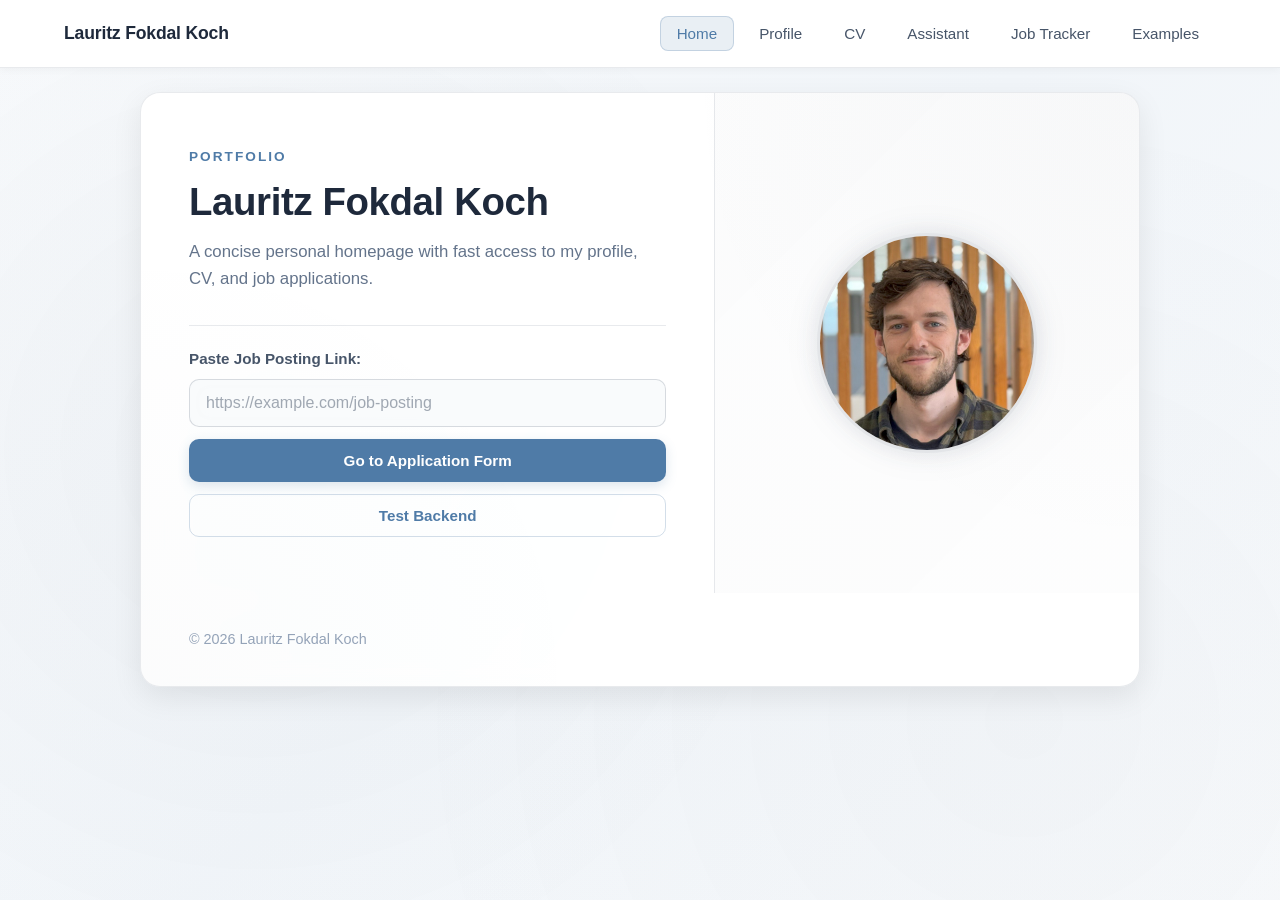
<file: index.html>
<!DOCTYPE html>
<html lang="en">
<head>
    <meta charset="UTF-8">
    <meta name="viewport" content="width=device-width, initial-scale=1.0">
    <title>Lauritz Fokdal Koch</title>
    <link rel="stylesheet" href="assets/css/index.css">
</head>
<body>
    <article class="hero">
        <div class="hero-content">
            <header>
                <p class="eyebrow">Portfolio</p>
                <h1>Lauritz Fokdal Koch</h1>
                <p class="subtitle">A concise personal homepage with fast access to my profile, CV, and job applications.</p>
            </header>

            <div class="job-input">
                <label for="job-link">Paste Job Posting Link:</label>
                <input type="url" id="job-link" name="job-link" placeholder="https://example.com/job-posting">
                <button id="process-btn" class="button primary" type="button">Go to Application Form</button>
                <button id="test-btn" class="button tertiary" type="button">Test Backend</button>
            </div>
        </div>
        <div class="hero-visual">
            <div class="avatar-frame">
                <img src="assets/images/portrait.jpg" alt="Lauritz Fokdal Koch portrait">
            </div>
        </div>
        <footer>
            <p>&copy; 2026 Lauritz Fokdal Koch</p>
        </footer>
    </article>
    <script src="assets/js/header.js"></script>
    <script src="assets/js/index.js"></script>
</body>
</html>
</file>
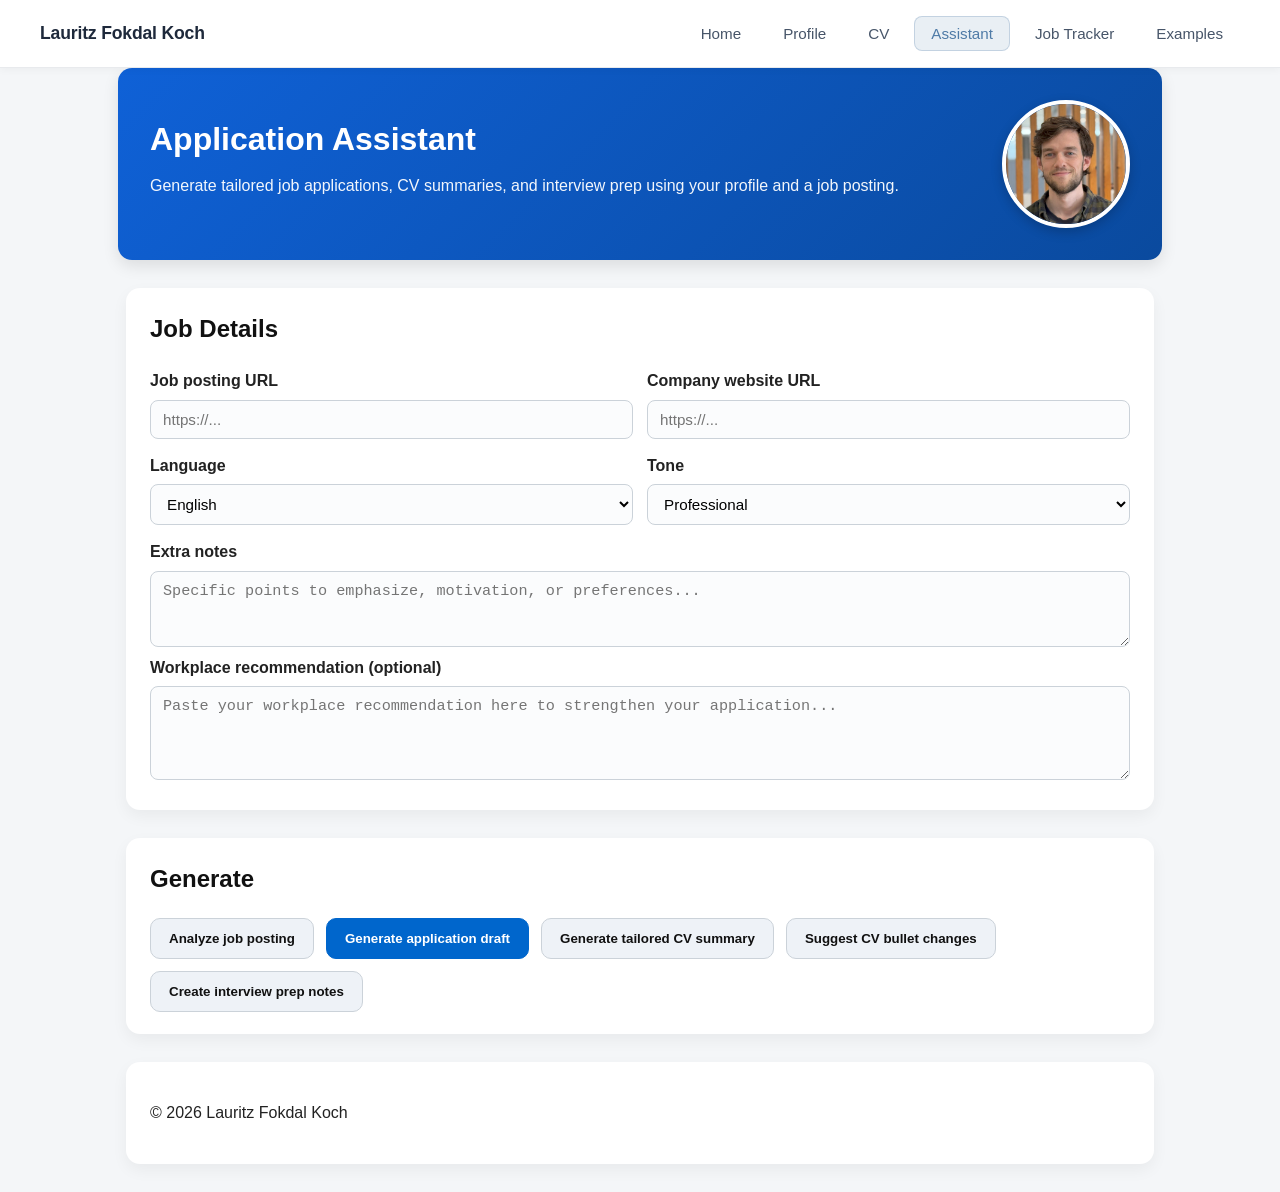
<file: application-assistant.html>
<!DOCTYPE html>
<html lang="en">
<head>
    <meta charset="UTF-8">
    <meta name="viewport" content="width=device-width, initial-scale=1.0">
    <title>Application Assistant - Lauritz Fokdal Koch</title>
    <link rel="stylesheet" href="assets/css/application-assistant.css">
</head>
<body>
    <header>
        <div class="header-content">
            <div class="header-text">
                <h1>Application Assistant</h1>
                <p>Generate tailored job applications, CV summaries, and interview prep using your profile and a job posting.</p>

            </div>
            <div class="header-image">
                <img src="assets/images/portrait.jpg" alt="Lauritz Fokdal Koch">
            </div>
        </div>
    </header>

    <section>
        <h2>Job Details</h2>
        <div class="grid-2">
            <div>
                <label for="job-link">Job posting URL</label>
                <input type="url" id="job-link" placeholder="https://...">
            </div>
            <div>
                <label for="company-link">Company website URL</label>
                <input type="url" id="company-link" placeholder="https://...">
            </div>
        </div>
        <div class="grid-2">
            <div>
                <label for="language">Language</label>
                <select id="language">
                    <option value="English">English</option>
                    <option value="Danish">Danish</option>
                </select>
            </div>
            <div>
                <label for="tone">Tone</label>
                <select id="tone">
                    <option value="professional">Professional</option>
                    <option value="concise">Concise</option>
                    <option value="formal">Formal</option>
                    <option value="warm">Warm</option>
                    <option value="confident">Confident</option>
                </select>
            </div>
        </div>
        <div>
            <label for="notes">Extra notes</label>
            <textarea id="notes" rows="3" placeholder="Specific points to emphasize, motivation, or preferences..."></textarea>
        </div>
        <div>
            <label for="recommendation">Workplace recommendation (optional)</label>
            <textarea id="recommendation" rows="4" placeholder="Paste your workplace recommendation here to strengthen your application..."></textarea>
        </div>
    </section>

    <section>
        <h2>Generate</h2>
        <div class="action-buttons">
            <button type="button" class="action-btn" data-action="analyze">Analyze job posting</button>
            <button type="button" class="action-btn primary" data-action="application">Generate application draft</button>
            <button type="button" class="action-btn" data-action="cv-summary">Generate tailored CV summary</button>
            <button type="button" class="action-btn" data-action="cv-bullets">Suggest CV bullet changes</button>
            <button type="button" class="action-btn" data-action="interview-prep">Create interview prep notes</button>
        </div>
        <div id="action-status" class="notice is-hidden"></div>
    </section>

    <section id="output-section" class="is-hidden">
        <div class="output-header">
            <h2 id="output-label">Output</h2>
            <div class="output-actions">
                <button type="button" class="small-btn" id="btn-copy">Copy to clipboard</button>
                <button type="button" class="small-btn" id="btn-save">Save to job tracker</button>
            </div>
        </div>
        <textarea id="output-text" rows="24"></textarea>
        <div id="output-meta" class="is-hidden">
            <div id="matched-skills" class="is-hidden">
                <strong>Matched skills</strong>
                <ul id="matched-skills-list"></ul>
            </div>
            <div id="potential-gaps" class="is-hidden">
                <strong>Potential gaps</strong>
                <ul id="potential-gaps-list"></ul>
            </div>
        </div>
    </section>

    <footer>
        <p>&copy; 2026 Lauritz Fokdal Koch</p>
    </footer>

    <script src="assets/js/header.js"></script>
    <script src="assets/js/application-assistant.js"></script>
</body>
</html>
</file>
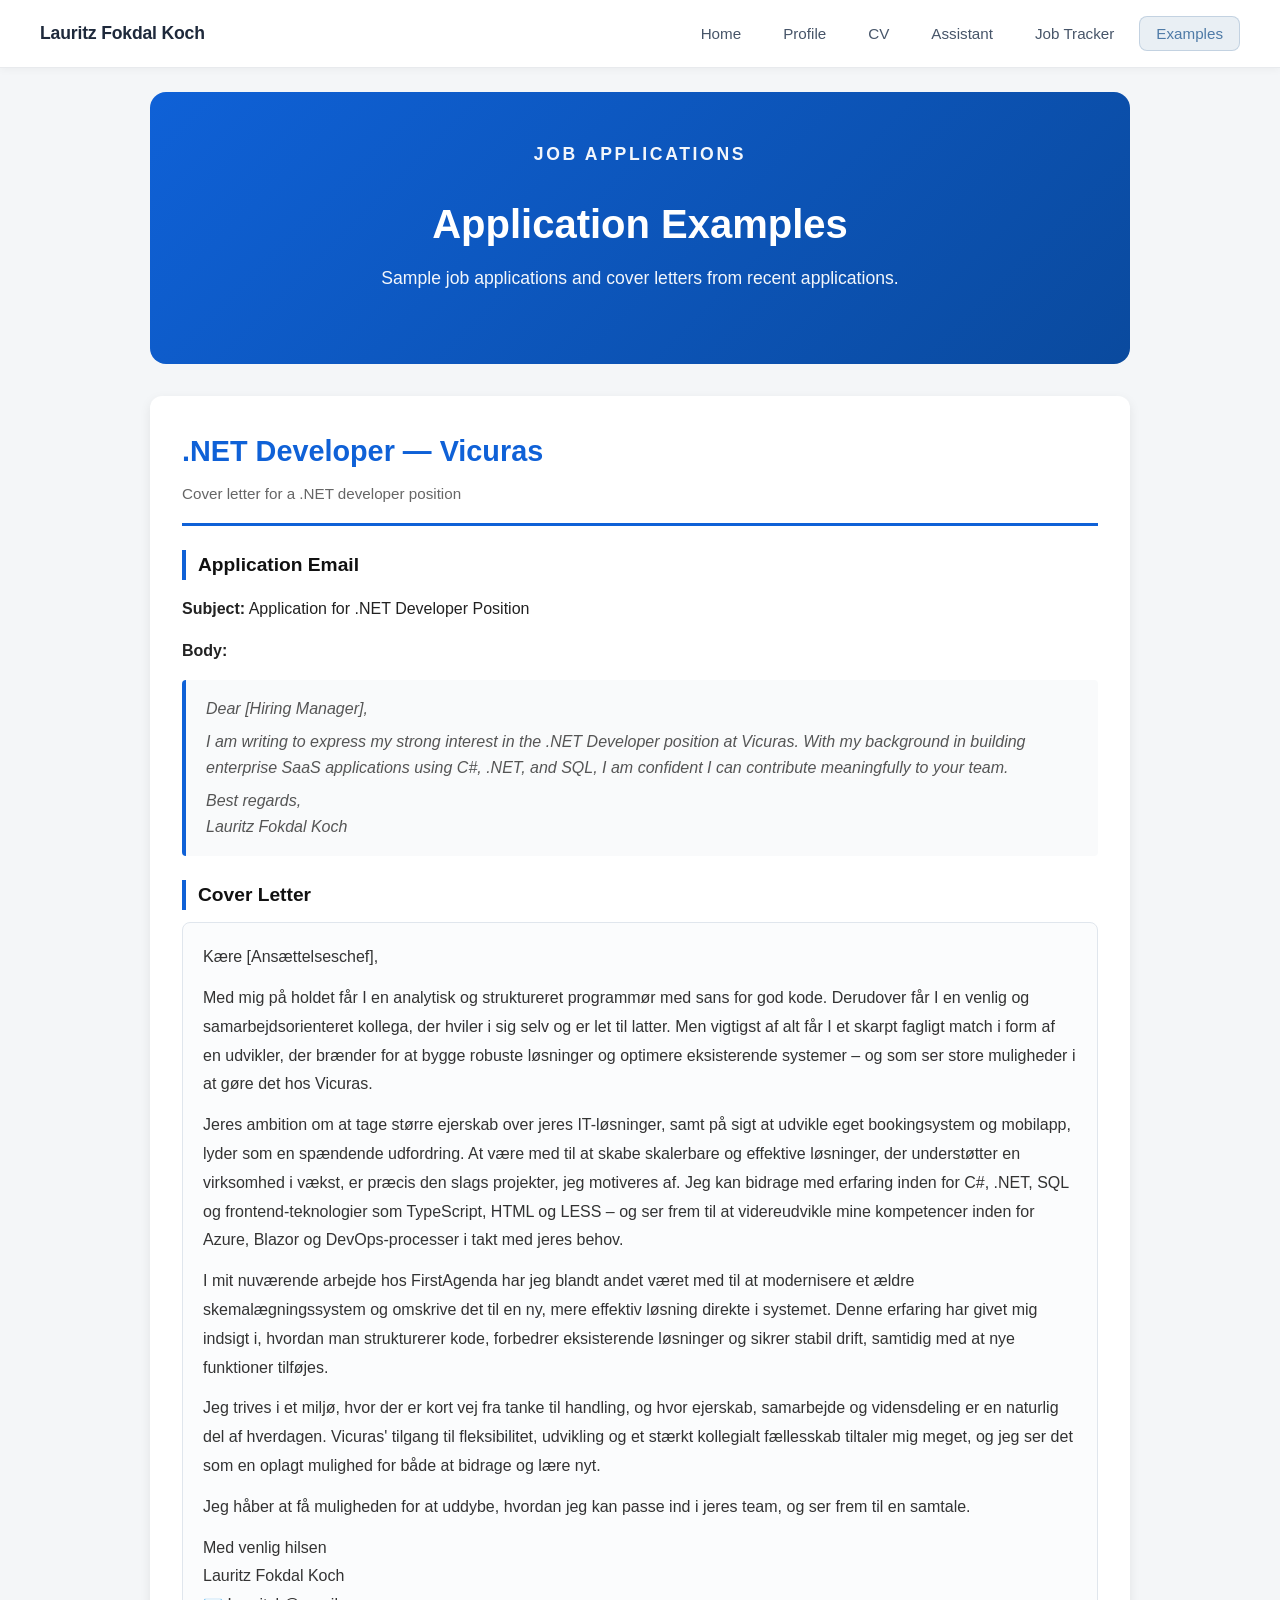
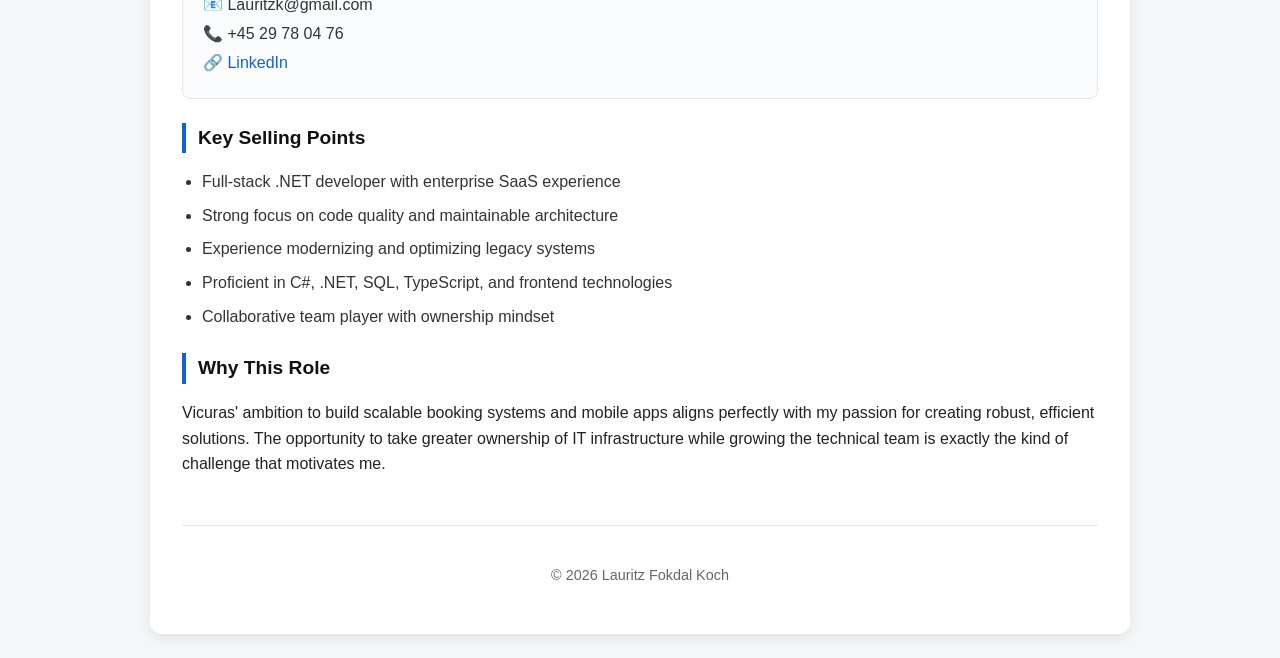
<file: job-application-examples.html>
<!DOCTYPE html>
<html lang="en">
<head>
    <meta charset="UTF-8">
    <meta name="viewport" content="width=device-width, initial-scale=1.0">
    <title>Job Application Examples - Lauritz Fokdal Koch</title>
    <link rel="stylesheet" href="assets/css/job-application-examples.css">
</head>
<body>
    <article class="page">
        <header class="hero">
            <div class="hero-content">
                <p class="eyebrow">Job Applications</p>
                <h1>Application Examples</h1>
                <p>Sample job applications and cover letters from recent applications.</p>

            </div>
        </header>

        <div class="content">
            <section class="application-example">
                <div class="example-header">
                    <h2>.NET Developer — Vicuras</h2>
                    <p class="meta">Cover letter for a .NET developer position</p>
                </div>

                <div class="application-content">
                    <h3>Application Email</h3>
                    <p><strong>Subject:</strong> Application for .NET Developer Position</p>
                    <p><strong>Body:</strong></p>
                    <blockquote>
                        <p>Dear [Hiring Manager],</p>
                        <p>I am writing to express my strong interest in the .NET Developer position at Vicuras. With my background in building enterprise SaaS applications using C#, .NET, and SQL, I am confident I can contribute meaningfully to your team.</p>
                        <p>Best regards,<br>Lauritz Fokdal Koch</p>
                    </blockquote>

                    <h3>Cover Letter</h3>
                    <div class="cover-letter">
                        <p>Kære [Ansættelseschef],</p>

                        <p>Med mig på holdet får I en analytisk og struktureret programmør med sans for god kode. Derudover får I en venlig og samarbejdsorienteret kollega, der hviler i sig selv og er let til latter. Men vigtigst af alt får I et skarpt fagligt match i form af en udvikler, der brænder for at bygge robuste løsninger og optimere eksisterende systemer – og som ser store muligheder i at gøre det hos Vicuras.</p>

                        <p>Jeres ambition om at tage større ejerskab over jeres IT-løsninger, samt på sigt at udvikle eget bookingsystem og mobilapp, lyder som en spændende udfordring. At være med til at skabe skalerbare og effektive løsninger, der understøtter en virksomhed i vækst, er præcis den slags projekter, jeg motiveres af. Jeg kan bidrage med erfaring inden for C#, .NET, SQL og frontend-teknologier som TypeScript, HTML og LESS – og ser frem til at videreudvikle mine kompetencer inden for Azure, Blazor og DevOps-processer i takt med jeres behov.</p>

                        <p>I mit nuværende arbejde hos FirstAgenda har jeg blandt andet været med til at modernisere et ældre skemalægningssystem og omskrive det til en ny, mere effektiv løsning direkte i systemet. Denne erfaring har givet mig indsigt i, hvordan man strukturerer kode, forbedrer eksisterende løsninger og sikrer stabil drift, samtidig med at nye funktioner tilføjes.</p>

                        <p>Jeg trives i et miljø, hvor der er kort vej fra tanke til handling, og hvor ejerskab, samarbejde og vidensdeling er en naturlig del af hverdagen. Vicuras' tilgang til fleksibilitet, udvikling og et stærkt kollegialt fællesskab tiltaler mig meget, og jeg ser det som en oplagt mulighed for både at bidrage og lære nyt.</p>

                        <p>Jeg håber at få muligheden for at uddybe, hvordan jeg kan passe ind i jeres team, og ser frem til en samtale.</p>

                        <p>Med venlig hilsen<br>
                        Lauritz Fokdal Koch<br>
                        📧 Lauritzk@gmail.com<br>
                        📞 +45 29 78 04 76<br>
                        🔗 <a href="https://www.linkedin.com/in/lauritz-%F0%9F%9A%80-fokdal-koch-1a4026192/" target="_blank" rel="noreferrer">LinkedIn</a></p>
                    </div>

                    <h3>Key Selling Points</h3>
                    <ul>
                        <li>Full-stack .NET developer with enterprise SaaS experience</li>
                        <li>Strong focus on code quality and maintainable architecture</li>
                        <li>Experience modernizing and optimizing legacy systems</li>
                        <li>Proficient in C#, .NET, SQL, TypeScript, and frontend technologies</li>
                        <li>Collaborative team player with ownership mindset</li>
                    </ul>

                    <h3>Why This Role</h3>
                    <p>Vicuras' ambition to build scalable booking systems and mobile apps aligns perfectly with my passion for creating robust, efficient solutions. The opportunity to take greater ownership of IT infrastructure while growing the technical team is exactly the kind of challenge that motivates me.</p>
                </div>
            </section>

            <footer class="footer">
                <p>&copy; 2026 Lauritz Fokdal Koch</p>
            </footer>
        </div>
    </article>
    <script src="assets/js/header.js"></script>
</body>
</html>
</file>
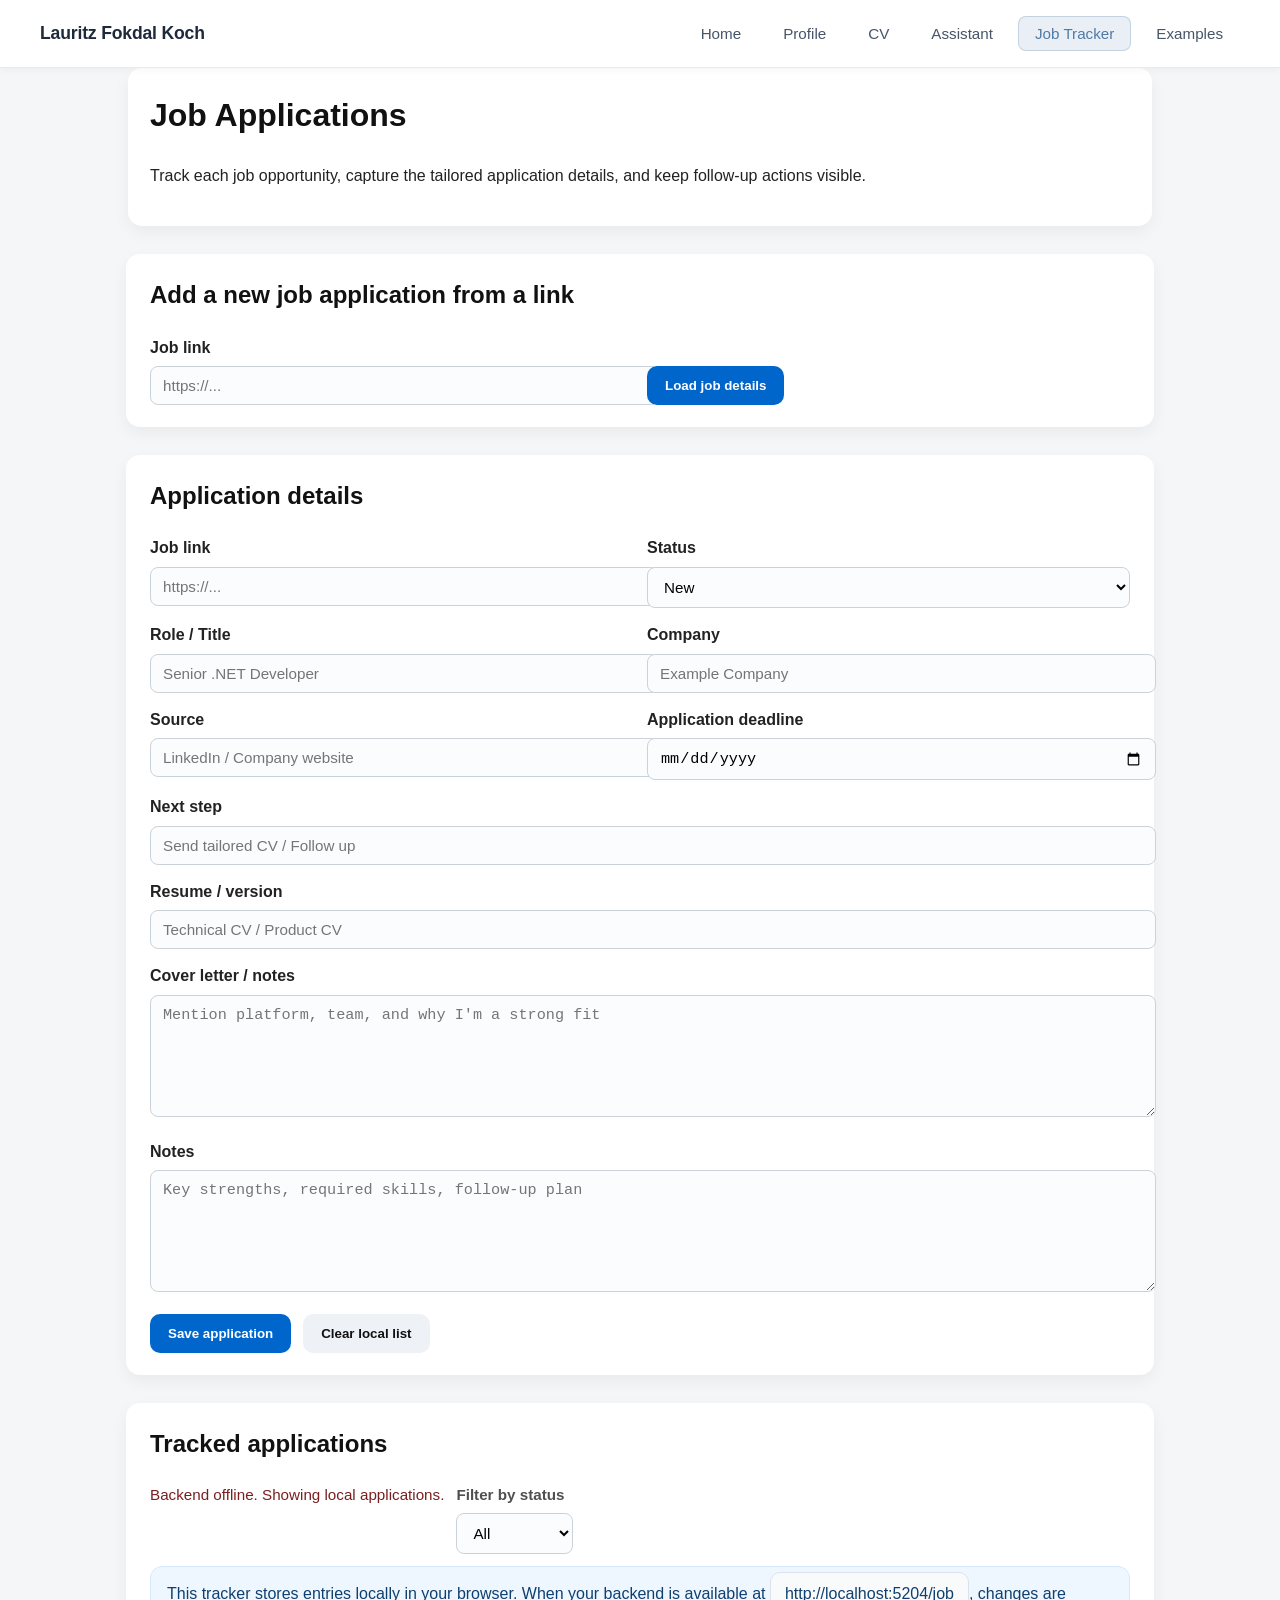
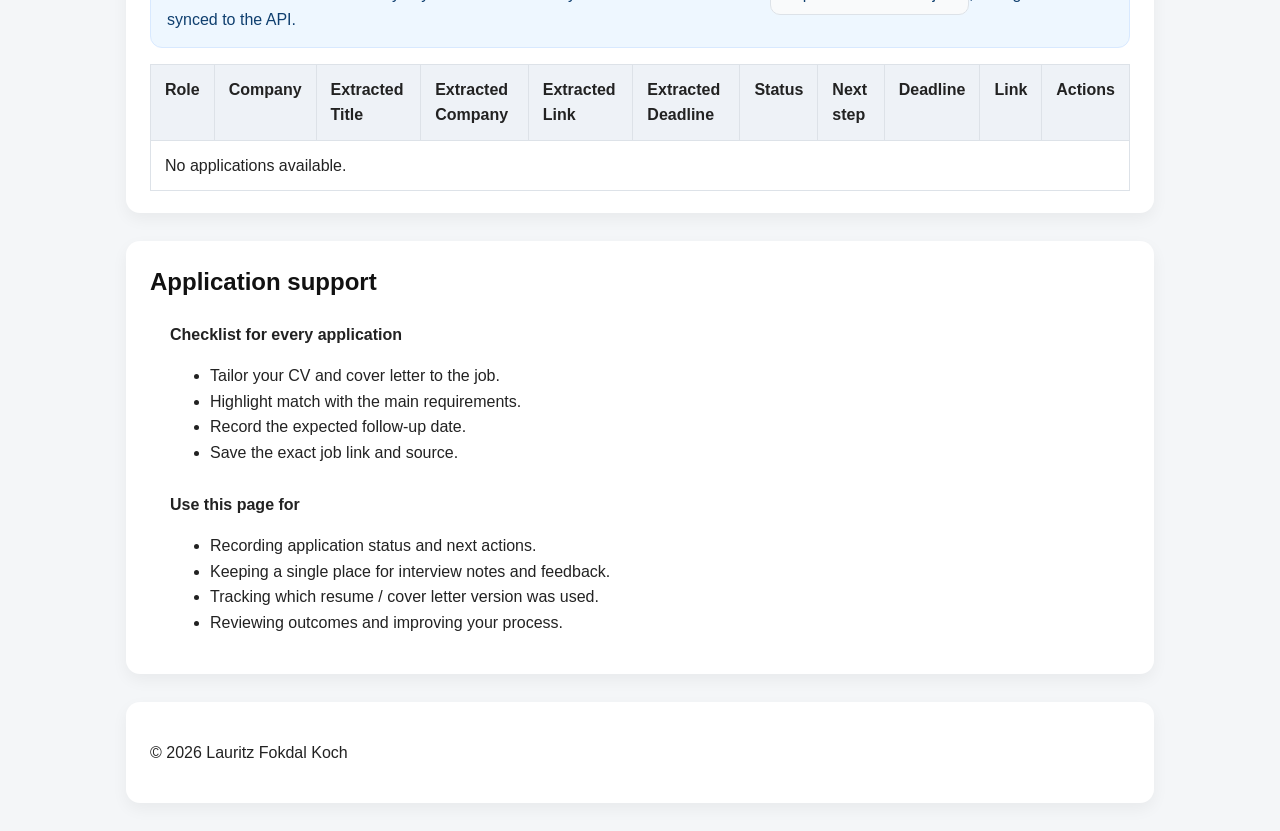
<file: job-applications.html>
<!DOCTYPE html>
<html lang="en">
<head>
    <meta charset="UTF-8">
    <meta name="viewport" content="width=device-width, initial-scale=1.0">
    <title>Job Applications - Lauritz Fokdal Koch</title>
    <link rel="stylesheet" href="assets/css/job-applications.css">
</head>
<body>
    <header>
        <h1>Job Applications</h1>
        <p>Track each job opportunity, capture the tailored application details, and keep follow-up actions visible.</p>
    </header>

    <section>
        <h2>Add a new job application from a link</h2>
        <div class="grid-2">
            <div>
                <label for="add-job-link">Job link</label>
                <input type="url" id="add-job-link" name="addJobLink" placeholder="https://...">
            </div>
            <div class="align-end">
                <button type="button" class="primary" id="load-job-link">Load job details</button>
            </div>
        </div>
        <div id="load-link-message" class="notice is-hidden"></div>
    </section>

    <section>
        <h2>Application details</h2>
        <form id="application-form">
            <div class="grid-2">
                <div>
                    <label for="jobLink">Job link</label>
                    <input type="url" id="jobLink" name="jobLink" placeholder="https://..." disabled>
                </div>
                <div>
                    <label for="status">Status</label>
                    <select id="status" name="status">
                        <option value="New">New</option>
                        <option value="Reviewing">Reviewing</option>
                        <option value="Applied">Applied</option>
                        <option value="Interview">Interview</option>
                        <option value="Offer">Offer</option>
                        <option value="Closed">Closed</option>
                    </select>
                </div>
            </div>
            <div class="grid-2">
                <div>
                    <label for="role">Role / Title</label>
                    <input type="text" id="role" name="role" placeholder="Senior .NET Developer">
                </div>
                <div>
                    <label for="company">Company</label>
                    <input type="text" id="company" name="company" placeholder="Example Company">
                </div>
            </div>
            <div class="grid-2">
                <div>
                    <label for="source">Source</label>
                    <input type="text" id="source" name="source" placeholder="LinkedIn / Company website">
                </div>
                <div>
                    <label for="deadline">Application deadline</label>
                    <input type="date" id="deadline" name="deadline">
                </div>
            </div>
            <div>
                <label for="nextStep">Next step</label>
                <input type="text" id="nextStep" name="nextStep" placeholder="Send tailored CV / Follow up">
            </div>
            <div>
                <label for="resumeVersion">Resume / version</label>
                <input type="text" id="resumeVersion" name="resumeVersion" placeholder="Technical CV / Product CV">
            </div>
            <div>
                <label for="coverLetterVersion">Cover letter / notes</label>
                <textarea id="coverLetterVersion" name="coverLetterVersion" placeholder="Mention platform, team, and why I'm a strong fit"></textarea>
            </div>
            <div>
                <label for="notes">Notes</label>
                <textarea id="notes" name="notes" placeholder="Key strengths, required skills, follow-up plan"></textarea>
            </div>
            <input type="hidden" id="application-id" name="applicationId">
            <div class="actions">
                <button type="submit" class="primary">Save application</button>
                <button type="button" class="secondary is-hidden" id="cancel-edit">Cancel edit</button>
                <button type="button" class="secondary" id="clear-storage">Clear local list</button>
            </div>
            <div id="status-message" class="notice is-hidden"></div>
        </form>
    </section>

    <section>
        <h2>Tracked applications</h2>
        <div class="meta-row">
            <div class="meta-item" id="sync-status">Connecting to backend…</div>
            <div class="meta-item">
                <label for="filter-status">Filter by status</label>
                <select id="filter-status">
                    <option value="">All</option>
                    <option value="New">New</option>
                    <option value="Reviewing">Reviewing</option>
                    <option value="Applied">Applied</option>
                    <option value="Interview">Interview</option>
                    <option value="Offer">Offer</option>
                    <option value="Closed">Closed</option>
                </select>
            </div>
        </div>
        <div class="notice">
            This tracker stores entries locally in your browser. When your backend is available at <span class="code-block">http://localhost:5204/job</span>, changes are synced to the API.
        </div>
        <table>
            <thead>
                <tr>
                    <th>Role</th>
                    <th>Company</th>
                    <th>Extracted Title</th>
                    <th>Extracted Company</th>
                    <th>Extracted Link</th>
                    <th>Extracted Deadline</th>
                    <th>Status</th>
                    <th>Next step</th>
                    <th>Deadline</th>
                    <th>Link</th>
                    <th>Actions</th>
                </tr>
            </thead>
            <tbody id="applications-body">
            </tbody>
        </table>
    </section>

    <section>
        <h2>Application support</h2>
        <div class="summary-list">
            <div>
                <strong>Checklist for every application</strong>
                <ul>
                    <li>Tailor your CV and cover letter to the job.</li>
                    <li>Highlight match with the main requirements.</li>
                    <li>Record the expected follow-up date.</li>
                    <li>Save the exact job link and source.</li>
                </ul>
            </div>
            <div>
                <strong>Use this page for</strong>
                <ul>
                    <li>Recording application status and next actions.</li>
                    <li>Keeping a single place for interview notes and feedback.</li>
                    <li>Tracking which resume / cover letter version was used.</li>
                    <li>Reviewing outcomes and improving your process.</li>
                </ul>
            </div>
        </div>
    </section>

    <footer>
        <p>&copy; 2026 Lauritz Fokdal Koch</p>
    </footer>
    <script src="assets/js/header.js"></script>
    <script src="assets/js/job-applications.js"></script>
</body>
</html>
</file>
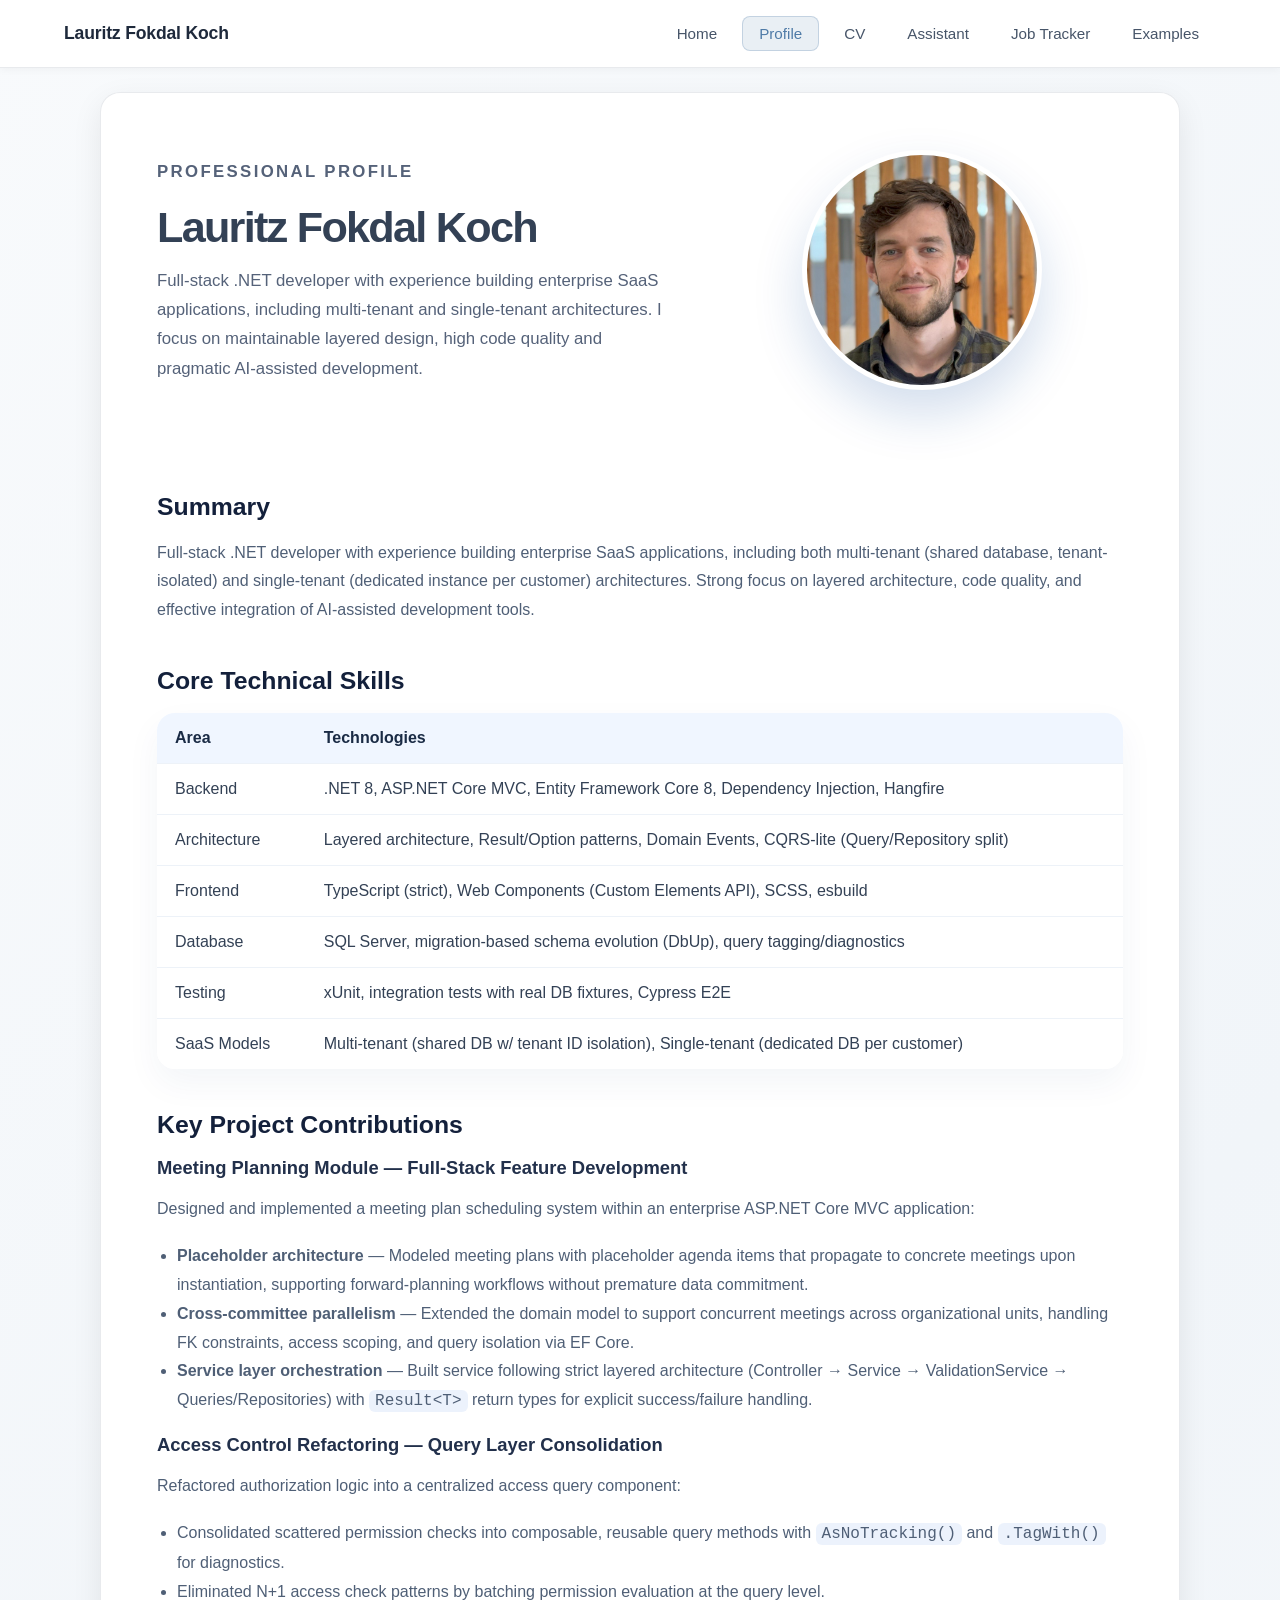
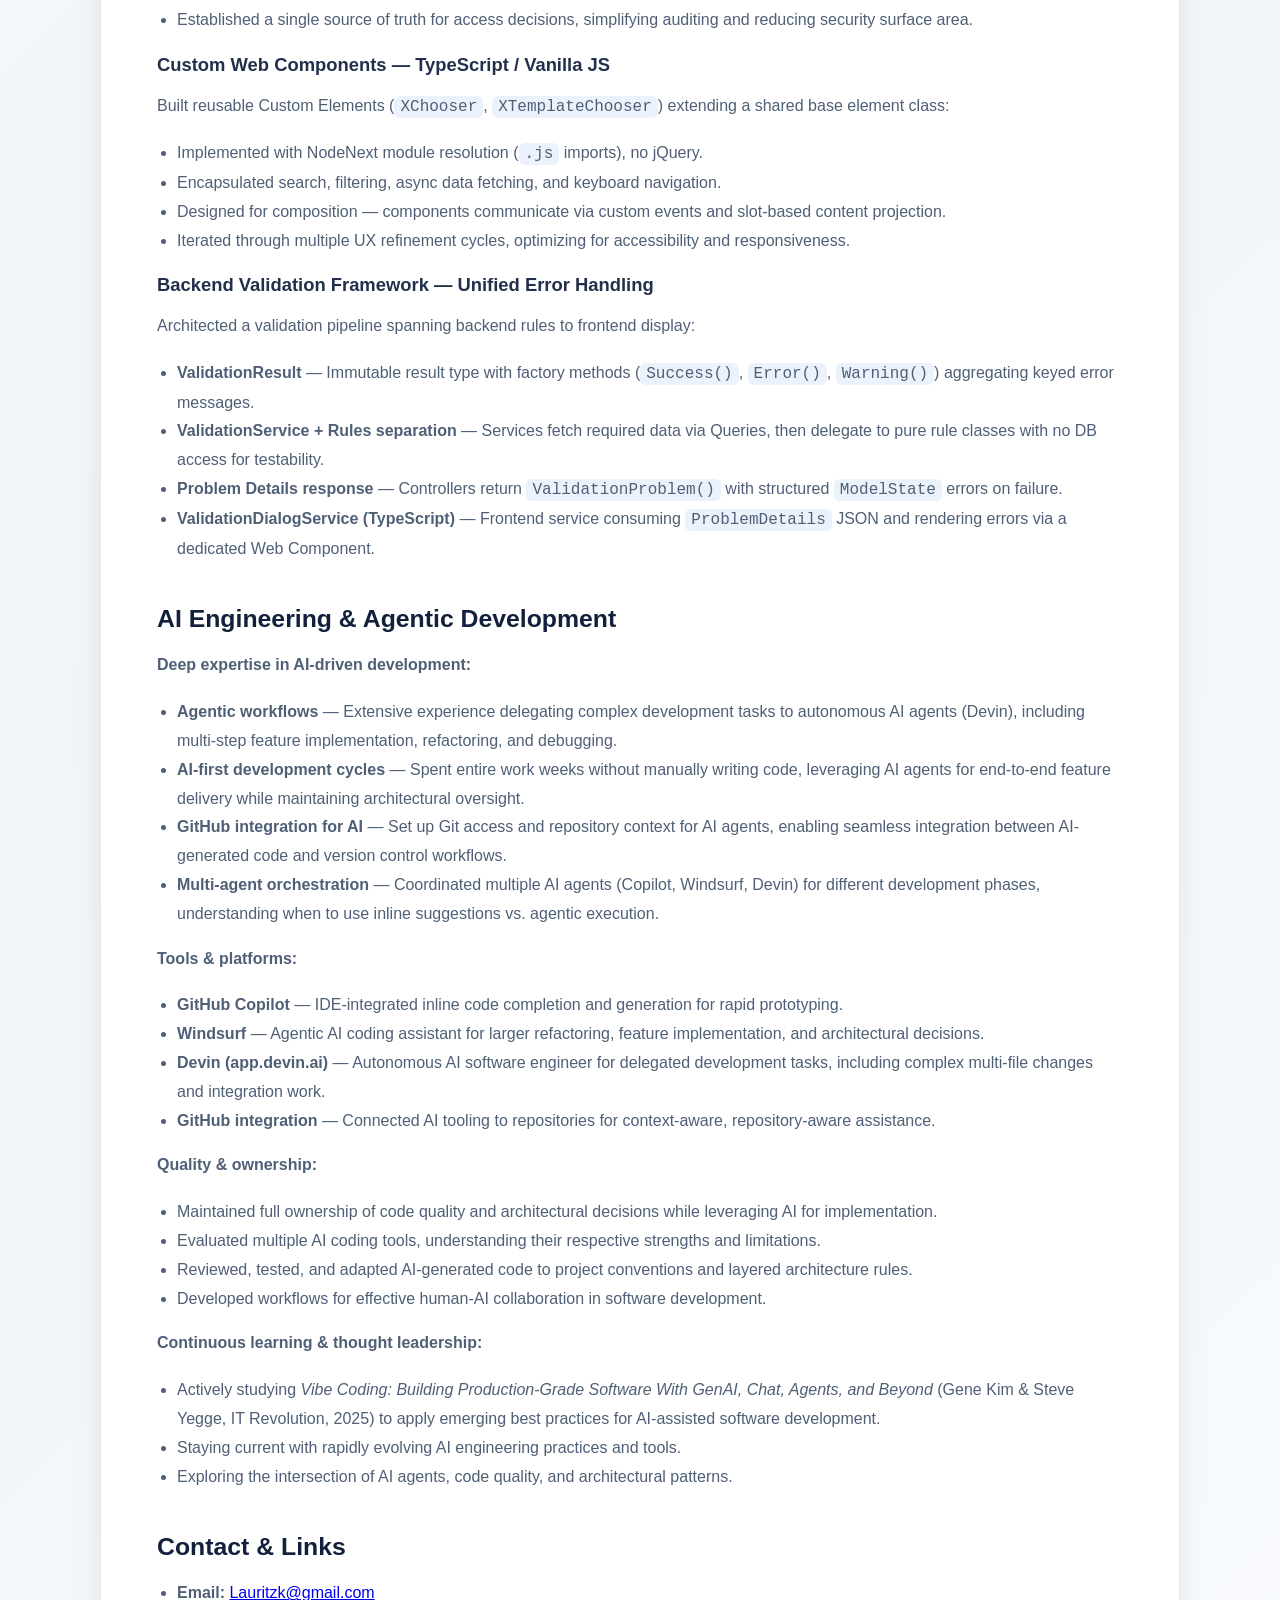
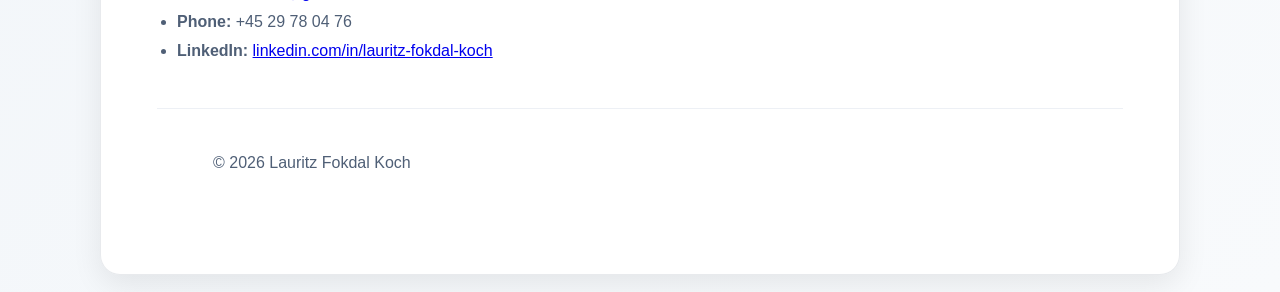
<file: profile.html>
<!DOCTYPE html>
<html lang="en">
<head>
    <meta charset="UTF-8">
    <meta name="viewport" content="width=device-width, initial-scale=1.0">
    <title>Lauritz Fokdal Koch - Professional Profile</title>
    <link rel="stylesheet" href="assets/css/profile.css">
</head>
<body>
    <article class="page">
        <div class="hero">
            <div class="hero-content">
                <p class="eyebrow">Professional profile</p>
                <h1>Lauritz Fokdal Koch</h1>
                <p>Full-stack .NET developer with experience building enterprise SaaS applications, including multi-tenant and single-tenant architectures. I focus on maintainable layered design, high code quality and pragmatic AI-assisted development.</p>

            </div>
            <div class="hero-image">
                <div class="avatar-frame">
                    <img src="assets/images/portrait.jpg" alt="Portrait of Lauritz Fokdal Koch">
                </div>
            </div>
        </div>

        <div class="content">
            <section id="summary">
                <h2>Summary</h2>
                <p>Full-stack .NET developer with experience building enterprise SaaS applications, including both multi-tenant (shared database, tenant-isolated) and single-tenant (dedicated instance per customer) architectures. Strong focus on layered architecture, code quality, and effective integration of AI-assisted development tools.</p>
            </section>

            <section id="skills">
                <h2>Core Technical Skills</h2>
                <table>
                    <tr>
                        <th>Area</th>
                        <th>Technologies</th>
                    </tr>
                    <tr>
                        <td>Backend</td>
                        <td>.NET 8, ASP.NET Core MVC, Entity Framework Core 8, Dependency Injection, Hangfire</td>
                    </tr>
                    <tr>
                        <td>Architecture</td>
                        <td>Layered architecture, Result/Option patterns, Domain Events, CQRS-lite (Query/Repository split)</td>
                    </tr>
                    <tr>
                        <td>Frontend</td>
                        <td>TypeScript (strict), Web Components (Custom Elements API), SCSS, esbuild</td>
                    </tr>
                    <tr>
                        <td>Database</td>
                        <td>SQL Server, migration-based schema evolution (DbUp), query tagging/diagnostics</td>
                    </tr>
                    <tr>
                        <td>Testing</td>
                        <td>xUnit, integration tests with real DB fixtures, Cypress E2E</td>
                    </tr>
                    <tr>
                        <td>SaaS Models</td>
                        <td>Multi-tenant (shared DB w/ tenant ID isolation), Single-tenant (dedicated DB per customer)</td>
                    </tr>
                </table>
            </section>

            <section id="projects">
                <h2>Key Project Contributions</h2>
                <h3>Meeting Planning Module — Full-Stack Feature Development</h3>
                <p>Designed and implemented a meeting plan scheduling system within an enterprise ASP.NET Core MVC application:</p>
                <ul>
                    <li><strong>Placeholder architecture</strong> — Modeled meeting plans with placeholder agenda items that propagate to concrete meetings upon instantiation, supporting forward-planning workflows without premature data commitment.</li>
                    <li><strong>Cross-committee parallelism</strong> — Extended the domain model to support concurrent meetings across organizational units, handling FK constraints, access scoping, and query isolation via EF Core.</li>
                    <li><strong>Service layer orchestration</strong> — Built service following strict layered architecture (Controller → Service → ValidationService → Queries/Repositories) with <code>Result&lt;T&gt;</code> return types for explicit success/failure handling.</li>
                </ul>

                <h3>Access Control Refactoring — Query Layer Consolidation</h3>
                <p>Refactored authorization logic into a centralized access query component:</p>
                <ul>
                    <li>Consolidated scattered permission checks into composable, reusable query methods with <code>AsNoTracking()</code> and <code>.TagWith()</code> for diagnostics.</li>
                    <li>Eliminated N+1 access check patterns by batching permission evaluation at the query level.</li>
                    <li>Established a single source of truth for access decisions, simplifying auditing and reducing security surface area.</li>
                </ul>

                <h3>Custom Web Components — TypeScript / Vanilla JS</h3>
                <p>Built reusable Custom Elements (<code>XChooser</code>, <code>XTemplateChooser</code>) extending a shared base element class:</p>
                <ul>
                    <li>Implemented with NodeNext module resolution (<code>.js</code> imports), no jQuery.</li>
                    <li>Encapsulated search, filtering, async data fetching, and keyboard navigation.</li>
                    <li>Designed for composition — components communicate via custom events and slot-based content projection.</li>
                    <li>Iterated through multiple UX refinement cycles, optimizing for accessibility and responsiveness.</li>
                </ul>

                <h3>Backend Validation Framework — Unified Error Handling</h3>
                <p>Architected a validation pipeline spanning backend rules to frontend display:</p>
                <ul>
                    <li><strong>ValidationResult</strong> — Immutable result type with factory methods (<code>Success()</code>, <code>Error()</code>, <code>Warning()</code>) aggregating keyed error messages.</li>
                    <li><strong>ValidationService + Rules separation</strong> — Services fetch required data via Queries, then delegate to pure rule classes with no DB access for testability.</li>
                    <li><strong>Problem Details response</strong> — Controllers return <code>ValidationProblem()</code> with structured <code>ModelState</code> errors on failure.</li>
                    <li><strong>ValidationDialogService (TypeScript)</strong> — Frontend service consuming <code>ProblemDetails</code> JSON and rendering errors via a dedicated Web Component.</li>
                </ul>
            </section>

            <section id="ai-development">
                <h2>AI Engineering & Agentic Development</h2>
                <p><strong>Deep expertise in AI-driven development:</strong></p>
                <ul>
                    <li><strong>Agentic workflows</strong> — Extensive experience delegating complex development tasks to autonomous AI agents (Devin), including multi-step feature implementation, refactoring, and debugging.</li>
                    <li><strong>AI-first development cycles</strong> — Spent entire work weeks without manually writing code, leveraging AI agents for end-to-end feature delivery while maintaining architectural oversight.</li>
                    <li><strong>GitHub integration for AI</strong> — Set up Git access and repository context for AI agents, enabling seamless integration between AI-generated code and version control workflows.</li>
                    <li><strong>Multi-agent orchestration</strong> — Coordinated multiple AI agents (Copilot, Windsurf, Devin) for different development phases, understanding when to use inline suggestions vs. agentic execution.</li>
                </ul>
                <p><strong>Tools & platforms:</strong></p>
                <ul>
                    <li><strong>GitHub Copilot</strong> — IDE-integrated inline code completion and generation for rapid prototyping.</li>
                    <li><strong>Windsurf</strong> — Agentic AI coding assistant for larger refactoring, feature implementation, and architectural decisions.</li>
                    <li><strong>Devin (app.devin.ai)</strong> — Autonomous AI software engineer for delegated development tasks, including complex multi-file changes and integration work.</li>
                    <li><strong>GitHub integration</strong> — Connected AI tooling to repositories for context-aware, repository-aware assistance.</li>
                </ul>
                <p><strong>Quality & ownership:</strong></p>
                <ul>
                    <li>Maintained full ownership of code quality and architectural decisions while leveraging AI for implementation.</li>
                    <li>Evaluated multiple AI coding tools, understanding their respective strengths and limitations.</li>
                    <li>Reviewed, tested, and adapted AI-generated code to project conventions and layered architecture rules.</li>
                    <li>Developed workflows for effective human-AI collaboration in software development.</li>
                </ul>
                <p><strong>Continuous learning & thought leadership:</strong></p>
                <ul>
                    <li>Actively studying <em>Vibe Coding: Building Production-Grade Software With GenAI, Chat, Agents, and Beyond</em> (Gene Kim & Steve Yegge, IT Revolution, 2025) to apply emerging best practices for AI-assisted software development.</li>
                    <li>Staying current with rapidly evolving AI engineering practices and tools.</li>
                    <li>Exploring the intersection of AI agents, code quality, and architectural patterns.</li>
                </ul>
            </section>

            <section id="contact">
                <h2>Contact & Links</h2>
                <ul>
                    <li><strong>Email:</strong> <a href="mailto:Lauritzk@gmail.com">Lauritzk@gmail.com</a></li>
                    <li><strong>Phone:</strong> +45 29 78 04 76</li>
                    <li><strong>LinkedIn:</strong> <a href="https://www.linkedin.com/in/lauritz-%F0%9F%9A%80-fokdal-koch-1a4026192/" target="_blank" rel="noreferrer">linkedin.com/in/lauritz-fokdal-koch</a></li>
                </ul>
            </section>

            <footer class="footer">
                <p>&copy; 2026 Lauritz Fokdal Koch</p>
            </footer>
        </div>
    </article>
    <script src="assets/js/header.js"></script>
</body>
</html>
</file>
<file: assets/css/index.css>
:root {
            color-scheme: light;
            font-family: -apple-system, BlinkMacSystemFont, 'Segoe UI', 'Helvetica Neue', sans-serif;
            background: #f8fafc;
            color: #334155;
        }
        * {
            box-sizing: border-box;
        }
        body {
            margin: 0;
            min-height: 100vh;
            display: flex;
            flex-direction: column;
            align-items: center;
            padding: 0;
            background: linear-gradient(135deg, #f8fafc 0%, #f1f5f9 50%, #f8fafc 100%);
            position: relative;
            overflow-x: hidden;
        }
        body::before {
            content: "";
            position: fixed;
            inset: 0;
            background: radial-gradient(circle at 20% 50%, rgba(71, 85, 105, 0.04) 0%, transparent 50%),
                        radial-gradient(circle at 80% 80%, rgba(71, 85, 105, 0.03) 0%, transparent 50%);
            pointer-events: none;
            z-index: 0;
        }
        .hero {
            position: relative;
            margin: 24px;
            width: min(calc(100% - 48px), 1000px);
            background: rgba(255, 255, 255, 0.95);
            backdrop-filter: blur(10px);
            border-radius: 20px;
            box-shadow: 0 10px 30px rgba(0, 0, 0, 0.08),
                        inset 0 1px 0 rgba(255, 255, 255, 0.6);
            overflow: hidden;
            border: 1px solid rgba(71, 85, 105, 0.12);
            display: grid;
            grid-template-columns: 1.35fr 1fr;
            gap: 0;
            z-index: 1;
        }
        .hero::before {
            content: "";
            position: absolute;
            inset: 0;
            background: radial-gradient(circle at top right, rgba(71, 85, 105, 0.03), transparent 40%),
                        radial-gradient(circle at bottom left, rgba(71, 85, 105, 0.02), transparent 40%);
            pointer-events: none;
        }
        .hero-content {
            padding: 56px 48px;
            position: relative;
            z-index: 2;
        }
        .hero-visual {
            position: relative;
            background: linear-gradient(135deg, rgba(71, 85, 105, 0.02) 0%, rgba(71, 85, 105, 0.01) 100%);
            display: flex;
            align-items: center;
            justify-content: center;
            padding: 48px;
            border-left: 1px solid rgba(71, 85, 105, 0.12);
        }
        .avatar-frame {
            width: 220px;
            height: 220px;
            border-radius: 50%;
            overflow: hidden;
            box-shadow: 0 0 20px rgba(71, 85, 105, 0.12),
                        0 0 40px rgba(71, 85, 105, 0.06);
            border: 3px solid rgba(71, 85, 105, 0.15);
            background: #fff;
        }
        .avatar-frame img {
            width: 100%;
            height: 100%;
            object-fit: cover;
            display: block;
        }
        h1 {
            margin: 0;
            font-size: clamp(2.4rem, 3vw, 3.4rem);
            line-height: 1.02;
            color: #1e293b;
            font-weight: 700;
            letter-spacing: -0.01em;
        }
        .subtitle {
            margin: 18px 0 28px;
            color: #64748b;
            max-width: 520px;
            font-size: 1.05rem;
            line-height: 1.6;
        }
        .eyebrow {
            color: #4f7ba7;
            font-weight: 700;
            text-transform: uppercase;
            letter-spacing: 0.15em;
            margin: 0 0 18px;
            font-size: 0.85rem;
        }
        .actions {
            display: grid;
            gap: 12px;
            margin-top: 12px;
        }
        .job-input {
            margin-top: 32px;
            display: flex;
            flex-direction: column;
            gap: 12px;
            padding-top: 24px;
            border-top: 1px solid rgba(71, 85, 105, 0.12);
        }
        .job-input label {
            font-weight: 600;
            color: #475569;
            font-size: 0.95rem;
        }
        .job-input input {
            padding: 14px 16px;
            border-radius: 10px;
            border: 1px solid rgba(71, 85, 105, 0.2);
            font-size: 1rem;
            background: rgba(248, 250, 252, 0.8);
            color: #1e293b;
            backdrop-filter: blur(10px);
            transition: all 0.3s ease;
        }
        .job-input input::placeholder {
            color: rgba(71, 85, 105, 0.5);
        }
        .job-input input:focus {
            outline: none;
            border-color: #4f7ba7;
            box-shadow: 0 0 0 3px rgba(79, 123, 167, 0.1);
            background: rgba(248, 250, 252, 0.95);
        }
        .button {
            display: inline-flex;
            align-items: center;
            justify-content: center;
            padding: 12px 24px;
            border-radius: 10px;
            border: 1px solid transparent;
            font-weight: 600;
            text-decoration: none;
            color: #fff;
            transition: all 0.2s ease;
            position: relative;
            font-size: 0.95rem;
        }
        .button.primary {
            background: #4f7ba7;
            box-shadow: 0 4px 12px rgba(79, 123, 167, 0.2);
            border: 1px solid rgba(79, 123, 167, 0.3);
        }
        .button.primary:hover {
            background: #3d5f7f;
            box-shadow: 0 6px 16px rgba(79, 123, 167, 0.25);
            transform: translateY(-2px);
        }
        .button.secondary {
            background: #6b8fb5;
            box-shadow: 0 4px 12px rgba(107, 143, 181, 0.15);
            border: 1px solid rgba(107, 143, 181, 0.25);
        }
        .button.secondary:hover {
            background: #5a7a9a;
            box-shadow: 0 6px 16px rgba(107, 143, 181, 0.2);
            transform: translateY(-2px);
        }
        .button.tertiary {
            background: transparent;
            border: 1px solid rgba(79, 123, 167, 0.25);
            color: #4f7ba7;
        }
        .button.tertiary:hover {
            background: rgba(79, 123, 167, 0.08);
            border-color: rgba(79, 123, 167, 0.4);
            color: #3d5f7f;
        }
        footer {
            padding: 24px 48px;
            color: #94a3b8;
            font-size: 0.9rem;
            position: relative;
            z-index: 2;
        }
        @media (max-width: 860px) {
            .hero {
                grid-template-columns: 1fr;
            }
            .hero-content {
                padding: 36px 28px;
            }
            .hero-visual {
                padding: 36px;
            }
        }
        @media (max-width: 520px) {
            body { padding: 16px; }
            .hero-content { padding: 28px 20px; }
            footer { padding: 20px; }
            .actions { gap: 12px; }
        }
</file>
<file: assets/css/application-assistant.css>
body {
    font-family: Arial, sans-serif;
    line-height: 1.6;
    margin: 0;
    padding: 0;
    color: #222;
    background: #f4f6f8;
}
body > :not(.site-header) {
    max-width: 980px;
    margin-left: auto;
    margin-right: auto;
    padding-left: 24px;
    padding-right: 24px;
}
header:not(.site-header) {
    margin-bottom: 28px;
    background: linear-gradient(135deg, #0f61d7 0%, #0a4a9e 100%);
    color: #fff;
    padding: 32px;
    border-radius: 14px;
    box-shadow: 0 6px 16px rgba(0, 0, 0, 0.1);
}

.header-content {
    display: flex;
    gap: 32px;
    align-items: center;
}

.header-text {
    flex: 1;
}

.header-image {
    flex-shrink: 0;
    width: 120px;
    height: 120px;
    border-radius: 50%;
    overflow: hidden;
    border: 4px solid #fff;
    box-shadow: 0 4px 12px rgba(0, 0, 0, 0.2);
}

.header-image img {
    width: 100%;
    height: 100%;
    object-fit: cover;
}

header:not(.site-header) h1 {
    color: #fff;
    margin: 0 0 8px 0;
}

header:not(.site-header) p {
    color: rgba(255, 255, 255, 0.95);
    margin: 0 0 16px 0;
}

section, footer {
    margin-bottom: 28px;
    background: #fff;
    padding: 22px;
    border-radius: 14px;
    box-shadow: 0 6px 16px rgba(0, 0, 0, 0.05);
}
h1, h2 {
    color: #111;
    margin-top: 0;
}
a {
    color: #0066cc;
    text-decoration: none;
}
a:hover {
    text-decoration: underline;
}
label {
    display: block;
    font-weight: 600;
    margin-bottom: 6px;
}
input[type="url"], select, textarea {
    width: 100%;
    padding: 10px 12px;
    border: 1px solid #cbd2d9;
    border-radius: 8px;
    font-size: 0.95rem;
    background: #fbfcfd;
    box-sizing: border-box;
}
textarea {
    resize: vertical;
}
.grid-2 {
    display: grid;
    gap: 14px;
    grid-template-columns: repeat(2, minmax(0, 1fr));
    margin-bottom: 14px;
}
.nav-links {
    display: flex;
    flex-wrap: wrap;
    gap: 16px;
    margin-top: 14px;
}
.nav-links a {
    font-weight: 600;
}
.action-buttons {
    display: flex;
    flex-wrap: wrap;
    gap: 12px;
}
.action-btn {
    padding: 12px 18px;
    border: 1px solid #cbd2d9;
    border-radius: 10px;
    cursor: pointer;
    font-weight: 600;
    background: #eef2f7;
    color: #111;
    transition: background 0.15s ease;
}
.action-btn:hover {
    background: #dde4ee;
}
.action-btn.primary {
    background: #0066cc;
    color: #fff;
    border-color: #0066cc;
}
.action-btn.primary:hover {
    background: #0055aa;
}
.action-btn:disabled {
    opacity: 0.5;
    cursor: not-allowed;
}
.notice {
    margin-top: 12px;
    padding: 14px 16px;
    border-radius: 12px;
    background: #eef7ff;
    color: #0f3f6f;
    border: 1px solid #d8e9ff;
}
.notice.error {
    background: #ffe6e6;
    color: #7a1f1f;
    border-color: #ffcccc;
}
.is-hidden {
    display: none;
}
.output-header {
    display: flex;
    justify-content: space-between;
    align-items: center;
    flex-wrap: wrap;
    gap: 12px;
}
.output-header h2 {
    margin: 0;
}
.output-actions {
    display: flex;
    gap: 10px;
}
.small-btn {
    padding: 8px 14px;
    border: 1px solid #cbd2d9;
    border-radius: 8px;
    cursor: pointer;
    font-size: 0.9rem;
    font-weight: 600;
    background: #eef2f7;
    color: #111;
}
.small-btn:hover {
    background: #dde4ee;
}
#output-text {
    width: 100%;
    margin-top: 14px;
    padding: 14px;
    border: 1px solid #cbd2d9;
    border-radius: 10px;
    font-size: 0.95rem;
    font-family: inherit;
    line-height: 1.7;
    background: #fbfcfd;
    resize: vertical;
    box-sizing: border-box;
}
#output-meta {
    margin-top: 16px;
}
#output-meta strong {
    display: block;
    margin-bottom: 4px;
}
#output-meta ul {
    margin: 8px 0 16px 20px;
    padding: 0;
}
#output-meta li {
    margin-bottom: 4px;
    color: #45546a;
}
@media (max-width: 640px) {
    .grid-2 {
        grid-template-columns: 1fr;
    }
    .action-buttons {
        flex-direction: column;
    }
}
</file>
<file: assets/css/job-application-examples.css>
body {
    font-family: -apple-system, BlinkMacSystemFont, 'Segoe UI', Roboto, 'Helvetica Neue', Arial, sans-serif;
    line-height: 1.6;
    color: #222;
    background: #f4f6f8;
    margin: 0;
    padding: 0;
}

.page {
    max-width: 980px;
    margin: 0 auto;
    padding: 24px;
}

.hero {
    background: linear-gradient(135deg, #0f61d7 0%, #0a4a9e 100%);
    color: #fff;
    padding: 48px 24px;
    border-radius: 16px;
    margin-bottom: 32px;
    text-align: center;
}

.hero-content h1 {
    margin: 16px 0 8px;
    font-size: 2.5rem;
    font-weight: 700;
}

.hero-content p {
    margin: 0 0 24px;
    font-size: 1.1rem;
    opacity: 0.95;
}

.eyebrow {
    color: #fff;
    font-weight: 700;
    text-transform: uppercase;
    letter-spacing: 0.15em;
    margin: 0 0 18px;
    font-size: 0.82rem;
}

.nav-links {
    display: flex;
    flex-wrap: wrap;
    gap: 16px;
    justify-content: center;
    margin-top: 24px;
}

.nav-links a {
    color: #fff;
    text-decoration: none;
    font-weight: 600;
    border-bottom: 2px solid transparent;
    transition: border-color 0.2s ease;
}

.nav-links a:hover {
    border-bottom-color: #fff;
}

.content {
    background: #fff;
    padding: 32px;
    border-radius: 12px;
    box-shadow: 0 4px 12px rgba(0, 0, 0, 0.08);
}

.application-example {
    margin-bottom: 48px;
}

.example-header {
    border-bottom: 3px solid #0f61d7;
    padding-bottom: 16px;
    margin-bottom: 24px;
}

.example-header h2 {
    margin: 0 0 8px;
    color: #0f61d7;
    font-size: 1.8rem;
}

.example-header .meta {
    margin: 0;
    color: #666;
    font-size: 0.95rem;
}

.application-content h3 {
    margin: 24px 0 12px;
    color: #111;
    font-size: 1.2rem;
    border-left: 4px solid #0f61d7;
    padding-left: 12px;
}

.application-content > ul {
    margin: 16px 0;
    padding-left: 20px;
}

.application-content li {
    margin-bottom: 8px;
    color: #333;
}

blockquote {
    background: #f9fafb;
    border-left: 4px solid #0f61d7;
    padding: 16px 20px;
    margin: 16px 0;
    border-radius: 4px;
    color: #555;
    font-style: italic;
}

blockquote p {
    margin: 8px 0;
}

blockquote p:first-child {
    margin-top: 0;
}

blockquote p:last-child {
    margin-bottom: 0;
}

.cover-letter {
    background: #fbfcfd;
    padding: 20px;
    border-radius: 8px;
    border: 1px solid #e0e6ed;
    line-height: 1.8;
    color: #333;
}

.cover-letter p {
    margin: 12px 0;
}

.cover-letter p:first-child {
    margin-top: 0;
}

.cover-letter p:last-child {
    margin-bottom: 0;
}

.cover-letter a {
    color: #0f61d7;
    text-decoration: none;
}

.cover-letter a:hover {
    text-decoration: underline;
}

.footer {
    margin-top: 48px;
    padding-top: 24px;
    border-top: 1px solid #e0e6ed;
    text-align: center;
    color: #666;
    font-size: 0.9rem;
}

@media (max-width: 768px) {
    .hero {
        padding: 32px 16px;
    }

    .hero-content h1 {
        font-size: 1.8rem;
    }

    .content {
        padding: 20px;
    }

    .nav-links {
        gap: 12px;
    }

    .nav-links a {
        font-size: 0.9rem;
    }
}
</file>
<file: assets/css/job-applications.css>
body {
            font-family: Arial, sans-serif;
            line-height: 1.6;
            margin: 0;
            padding: 0;
            color: #222;
            background: #f4f6f8;
        }
        body > :not(.site-header) {
            max-width: 980px;
            margin-left: auto;
            margin-right: auto;
            padding-left: 24px;
            padding-right: 24px;
        }
        header:not(.site-header), section, footer {
            margin-bottom: 28px;
            background: #fff;
            padding: 22px;
            border-radius: 14px;
            box-shadow: 0 6px 16px rgba(0, 0, 0, 0.05);
        }
        h1, h2 {
            color: #111;
            margin-top: 0;
        }
        a {
            color: #0066cc;
            text-decoration: none;
        }
        a:hover {
            text-decoration: underline;
        }
        table {
            width: 100%;
            border-collapse: collapse;
            margin-top: 16px;
            background: #fff;
        }
        th, td {
            padding: 12px 14px;
            border: 1px solid #dde2e8;
            text-align: left;
            vertical-align: top;
        }
        th {
            background: #eef2f7;
            font-weight: 600;
        }
        tbody tr:hover {
            background: #fafbfc;
        }
        form {
            display: grid;
            gap: 14px;
        }
        label {
            display: block;
            font-weight: 600;
            margin-bottom: 6px;
        }
        input[type="text"], input[type="url"], input[type="date"], select, textarea {
            width: 100%;
            padding: 10px 12px;
            border: 1px solid #cbd2d9;
            border-radius: 8px;
            font-size: 0.95rem;
            background: #fbfcfd;
        }
        textarea {
            min-height: 100px;
            resize: vertical;
        }
        .grid-2 {
            display: grid;
            gap: 14px;
            grid-template-columns: repeat(2, minmax(0, 1fr));
        }
        .actions {
            display: flex;
            justify-content: flex-start;
            gap: 12px;
            flex-wrap: wrap;
        }
        button {
            padding: 12px 18px;
            border: none;
            border-radius: 10px;
            cursor: pointer;
            font-weight: 600;
        }
        button.primary {
            background: #0066cc;
            color: #fff;
        }
        button.secondary {
            background: #eef2f7;
            color: #111;
        }
        .notice {
            margin-top: 12px;
            padding: 14px 16px;
            border-radius: 12px;
            background: #eef7ff;
            color: #0f3f6f;
            border: 1px solid #d8e9ff;
        }
        .summary-list {
            display: grid;
            gap: 10px;
            margin-left: 20px;
        }
        .small-text {
            color: #5a5a5a;
            font-size: 0.95rem;
            margin-top: 4px;
        }
        .link-button {
            font-size: 0.95rem;
            color: #0066cc;
        }
        .meta-row {
            display: flex;
            gap: 12px;
            flex-wrap: wrap;
            margin-top: 10px;
        }
        .meta-item {
            font-size: 0.95rem;
            color: #4f4f4f;
        }
        .code-block {
            background: #f9fafb;
            padding: 12px 14px;
            border-radius: 10px;
            border: 1px solid #dde2e8;
        }

.align-end {
    align-self: end;
}
.is-hidden {
    display: none;
}
</file>
<file: assets/css/profile.css>
:root {
            color-scheme: light;
            font-family: -apple-system, BlinkMacSystemFont, 'Segoe UI', 'Helvetica Neue', sans-serif;
            background: #f8fafc;
            color: #334155;
        }
        * {
            box-sizing: border-box;
        }
        body {
            margin: 0;
            min-height: 100vh;
            display: flex;
            flex-direction: column;
            align-items: center;
            padding: 0;
            background: linear-gradient(135deg, #f8fafc 0%, #f1f5f9 50%, #f8fafc 100%);
        }
        .page {
            margin: 24px;
            width: min(calc(100% - 48px), 1080px);
            background: rgba(255, 255, 255, 0.95);
            border-radius: 20px;
            box-shadow: 0 10px 30px rgba(0, 0, 0, 0.08);
            border: 1px solid rgba(71, 85, 105, 0.12);
            overflow: hidden;
        }
        .hero {
            display: grid;
            grid-template-columns: 1.4fr 1fr;
            gap: 0;
            min-height: 320px;
            align-items: center;
            padding: 48px 56px;
        }
        .hero-content h1 {
            margin: 0;
            font-size: clamp(2.7rem, 3vw, 3.8rem);
            letter-spacing: -0.04em;
            line-height: 1;
        }
        .hero-content p {
            color: #556279;
            max-width: 520px;
            margin-top: 16px;
            font-size: 1.05rem;
            line-height: 1.75;
        }
        .eyebrow {
            margin: 0 0 20px;
            color: #0f61d7;
            font-weight: 700;
            text-transform: uppercase;
            letter-spacing: 0.14em;
            font-size: 0.82rem;
        }
        .hero-image {
            display: flex;
            justify-content: center;
            align-items: center;
        }
        .avatar-frame {
            width: 240px;
            height: 240px;
            border-radius: 50%;
            border: 5px solid rgba(255,255,255,0.8);
            box-shadow: 0 24px 50px rgba(9, 73, 156, 0.18);
            overflow: hidden;
            background: #fff;
        }
        .avatar-frame img {
            width: 100%;
            height: 100%;
            object-fit: cover;
        }
        .content {
            padding: 24px 56px 48px;
        }
        .content section {
            margin-bottom: 42px;
        }
        h2 {
            font-size: 1.55rem;
            margin-bottom: 18px;
            color: #13203b;
        }
        h3 {
            margin-bottom: 10px;
            font-size: 1.15rem;
            color: #22304b;
        }
        p, li {
            color: #4f5f76;
            line-height: 1.8;
        }
        ul {
            margin: 18px 0 0 20px;
            padding: 0;
            list-style: disc;
        }
        table {
            width: 100%;
            border-collapse: collapse;
            margin-top: 16px;
            border-radius: 18px;
            overflow: hidden;
            box-shadow: 0 14px 34px rgba(22, 56, 125, 0.05);
        }
        th, td {
            padding: 16px 18px;
            border: none;
            background: #fff;
        }
        th {
            background: #f0f6ff;
            color: #1a2b45;
            text-align: left;
            font-weight: 700;
        }
        tr + tr td {
            border-top: 1px solid #edf2f8;
        }
        code {
            font-family: ui-monospace, SFMono-Regular, Menlo, Monaco, Consolas, monospace;
            background: rgba(15, 97, 215, 0.08);
            padding: 2px 6px;
            border-radius: 6px;
        }
        .pill-list {
            display: flex;
            flex-wrap: wrap;
            gap: 12px;
            margin-top: 16px;
            padding: 0;
            list-style: none;
        }
        .pill-list li {
            background: #eef5ff;
            color: #104581;
            border-radius: 999px;
            padding: 8px 14px;
            font-size: 0.95rem;
        }
        .footer {
            padding: 24px 56px 32px;
            border-top: 1px solid rgba(31, 73, 125, 0.08);
            color: #667088;
        }
        .nav-links {
            display: flex;
            flex-wrap: wrap;
            gap: 16px;
            margin-top: 18px;
        }
        .nav-links a {
            color: #0f61d7;
            text-decoration: none;
            font-weight: 600;
        }
        @media (max-width: 900px) {
            .hero {
                grid-template-columns: 1fr;
                padding: 36px 32px;
            }
            .content, .hero {
                padding-left: 32px;
                padding-right: 32px;
            }
        }
        @media (max-width: 620px) {
            .hero-content h1 {
                font-size: 2.5rem;
            }
            .avatar-frame {
                width: 200px;
                height: 200px;
            }
            .hero, .content {
                padding: 24px;
            }
        }
</file>
